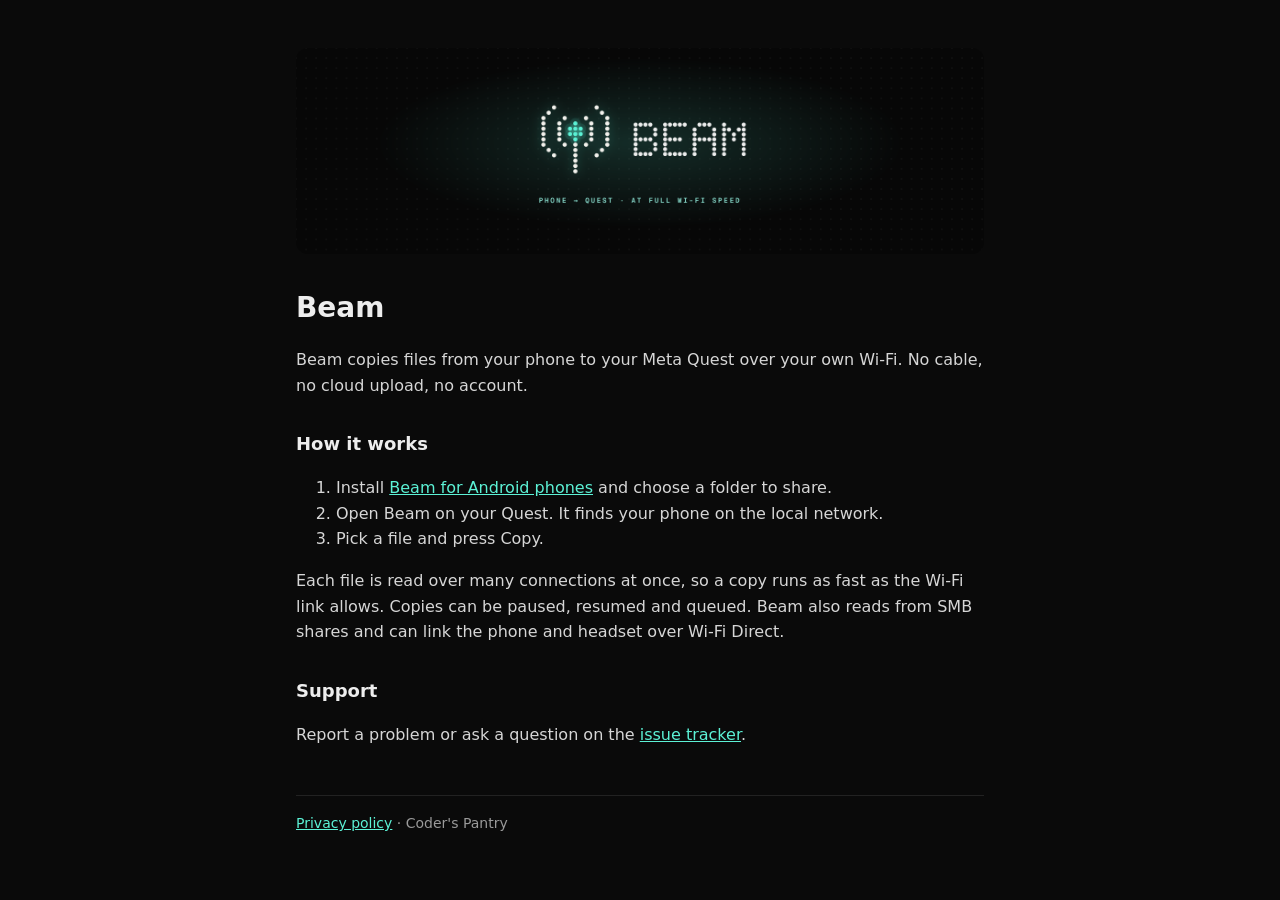
<file: index.html>
<!doctype html>
<html lang="en"><head><meta charset="utf-8"><meta name="viewport" content="width=device-width,initial-scale=1">
<title>Beam</title><link rel="icon" href="icon.png"><link rel="stylesheet" href="style.css"></head>
<body><main>
<img class="hero" src="hero.png" alt="Beam">
<h1>Beam</h1>
<p>Beam copies files from your phone to your Meta Quest over your own Wi-Fi. No cable, no cloud upload, no account.</p>
<h2>How it works</h2>
<ol>
<li>Install <a href="https://github.com/upendrajangir/beam/releases/latest/download/Beam-phone.apk">Beam for Android phones</a> and choose a folder to share.</li>
<li>Open Beam on your Quest. It finds your phone on the local network.</li>
<li>Pick a file and press Copy.</li>
</ol>
<p>Each file is read over many connections at once, so a copy runs as fast as the Wi-Fi link allows. Copies can be paused, resumed and queued. Beam also reads from SMB shares and can link the phone and headset over Wi-Fi Direct.</p>
<h2>Support</h2>
<p>Report a problem or ask a question on the <a href="https://github.com/upendrajangir/beam/issues">issue tracker</a>.</p>
<footer class="dim"><a href="privacy.html">Privacy policy</a> · Coder's Pantry</footer>
</main></body></html>
</file>
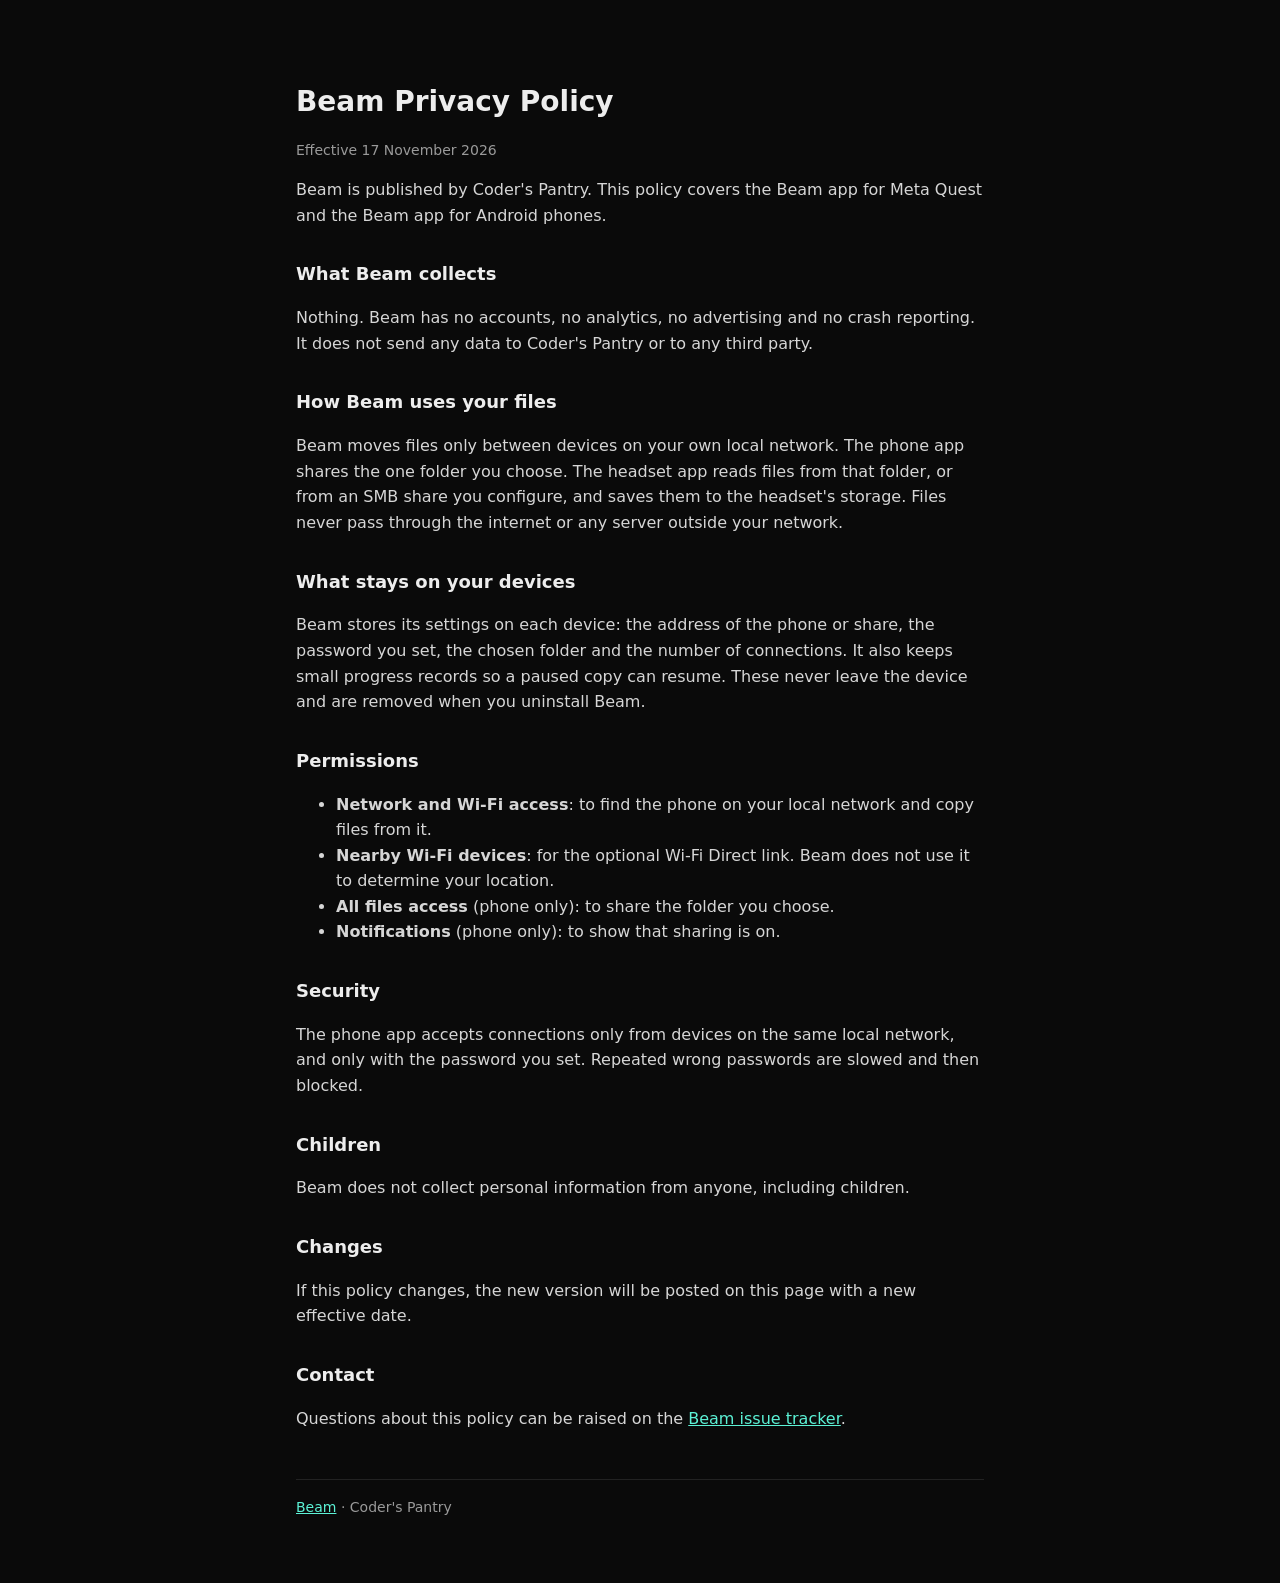
<file: privacy.html>
<!doctype html>
<html lang="en"><head><meta charset="utf-8"><meta name="viewport" content="width=device-width,initial-scale=1">
<title>Beam Privacy Policy</title><link rel="icon" href="icon.png"><link rel="stylesheet" href="style.css"></head>
<body><main>
<h1>Beam Privacy Policy</h1>
<p class="dim">Effective 17 November 2026</p>
<p>Beam is published by Coder's Pantry. This policy covers the Beam app for Meta Quest and the Beam app for Android phones.</p>

<h2>What Beam collects</h2>
<p>Nothing. Beam has no accounts, no analytics, no advertising and no crash reporting. It does not send any data to Coder's Pantry or to any third party.</p>

<h2>How Beam uses your files</h2>
<p>Beam moves files only between devices on your own local network. The phone app shares the one folder you choose. The headset app reads files from that folder, or from an SMB share you configure, and saves them to the headset's storage. Files never pass through the internet or any server outside your network.</p>

<h2>What stays on your devices</h2>
<p>Beam stores its settings on each device: the address of the phone or share, the password you set, the chosen folder and the number of connections. It also keeps small progress records so a paused copy can resume. These never leave the device and are removed when you uninstall Beam.</p>

<h2>Permissions</h2>
<ul>
<li><b>Network and Wi-Fi access</b>: to find the phone on your local network and copy files from it.</li>
<li><b>Nearby Wi-Fi devices</b>: for the optional Wi-Fi Direct link. Beam does not use it to determine your location.</li>
<li><b>All files access</b> (phone only): to share the folder you choose.</li>
<li><b>Notifications</b> (phone only): to show that sharing is on.</li>
</ul>

<h2>Security</h2>
<p>The phone app accepts connections only from devices on the same local network, and only with the password you set. Repeated wrong passwords are slowed and then blocked.</p>

<h2>Children</h2>
<p>Beam does not collect personal information from anyone, including children.</p>

<h2>Changes</h2>
<p>If this policy changes, the new version will be posted on this page with a new effective date.</p>

<h2>Contact</h2>
<p>Questions about this policy can be raised on the <a href="https://github.com/upendrajangir/beam/issues">Beam issue tracker</a>.</p>
<footer class="dim"><a href="index.html">Beam</a> · Coder's Pantry</footer>
</main></body></html>
</file>
<file: style.css>
:root{--bg:#0A0A0A;--fg:#EDEDED;--dim:#9A9A9A;--line:#222;--aqua:#5CF2D6}
*{box-sizing:border-box}
body{margin:0;background:var(--bg);color:var(--fg);font:16px/1.6 system-ui,-apple-system,"Segoe UI",sans-serif}
main{max-width:720px;margin:0 auto;padding:48px 16px 64px}
img.hero{width:100%;height:auto;border-radius:12px;display:block}
h1{font-size:28px;margin:32px 0 8px}h2{font-size:18px;margin:32px 0 8px}
p,li{color:#D6D6D6}a{color:var(--aqua)}
.dim{color:var(--dim);font-size:14px}
footer{margin-top:48px;padding-top:16px;border-top:1px solid var(--line)}
</file>
